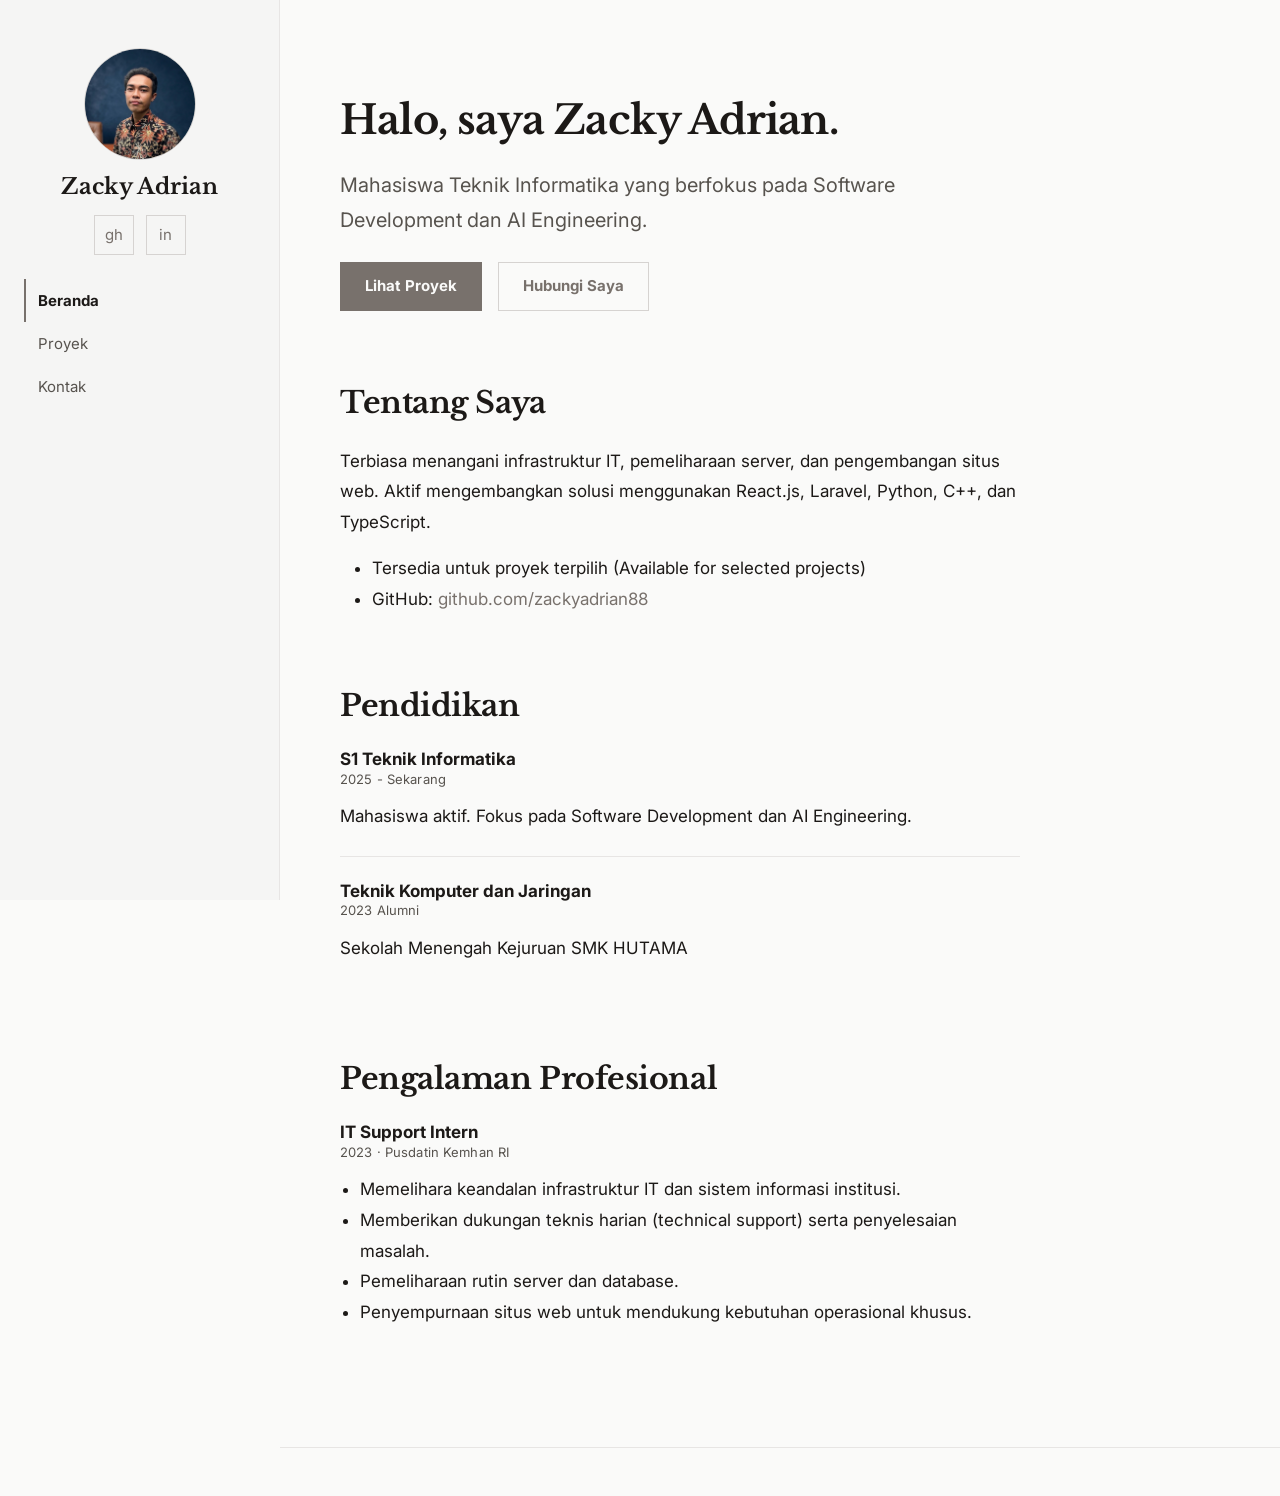
<file: index.html>
<!DOCTYPE html>
<html lang="id">

<head>
    <meta charset="UTF-8">
    <meta name="viewport" content="width=device-width, initial-scale=1.0">
    <title>Zacky Adrian | Beranda</title>

    <link href="https://cdn.jsdelivr.net/npm/bootstrap@5.3.3/dist/css/bootstrap.min.css" rel="stylesheet">

    <link rel="preconnect" href="https://fonts.googleapis.com">
    <link rel="preconnect" href="https://fonts.gstatic.com" crossorigin>
    <link href="https://fonts.googleapis.com/css2?family=Inter:wght@400;700&family=Libre+Baskerville:wght@400;700&display=swap" rel="stylesheet">

    <link rel="stylesheet" href="style.css">
</head>

<body>

    <header id="header">
        <div class="profile">
            <img class="avatar" src="assets/profile.jpg" alt="Foto profil Zacky Adrian">
            <p class="site-name">Zacky Adrian</p>
            <div class="social-links">
                <a href="https://github.com/zackyadrian88" target="_blank" rel="noopener" aria-label="GitHub">gh</a>
                <a href="https://www.linkedin.com/in/zacky-adrian-84123a29b/" target="_blank" rel="noopener"
                    aria-label="LinkedIn">in</a>
            </div>
        </div>

        <nav class="nav-menu" aria-label="Navigasi utama">
            <ul class="nav justify-content-center flex-lg-column">
                <li class="nav-item"><a class="nav-link active" href="index.html" aria-current="page">Beranda</a></li>
                <li class="nav-item"><a class="nav-link" href="portfolio.html">Proyek</a></li>
                <li class="nav-item"><a class="nav-link" href="contact.html">Kontak</a></li>
            </ul>
        </nav>
    </header>

    <main id="main">
        <div class="content">

            <section id="beranda" aria-labelledby="judul-beranda">
                <h1 id="judul-beranda" class="mb-4">Halo, saya Zacky Adrian.</h1>
                <p class="lede mb-4">Mahasiswa Teknik Informatika yang berfokus pada Software Development dan AI
                    Engineering.</p>
                <div class="d-flex flex-wrap gap-3">
                    <a href="portfolio.html" class="btn btn-primary">Lihat Proyek</a>
                    <a href="contact.html" class="btn btn-outline-secondary">Hubungi Saya</a>
                </div>
            </section>

            <section id="tentang" aria-labelledby="judul-tentang">
                <h2 id="judul-tentang">Tentang Saya</h2>
                <p>Terbiasa menangani infrastruktur IT, pemeliharaan server, dan pengembangan situs web. Aktif
                    mengembangkan solusi menggunakan React.js, Laravel, Python, C++, dan TypeScript.</p>
                <ul class="mb-0">
                    <li>Tersedia untuk proyek terpilih (Available for selected projects)</li>
                    <li>GitHub: <a href="https://github.com/zackyadrian88" target="_blank"
                            rel="noopener">github.com/zackyadrian88</a></li>
                </ul>
            </section>

            <section id="pendidikan" aria-labelledby="judul-pendidikan">
                <h2 id="judul-pendidikan">Pendidikan</h2>

                <article class="resume-item">
                    <h4>S1 Teknik Informatika</h4>
                    <p class="meta">2025 - Sekarang</p>
                    <p class="mb-0">Mahasiswa aktif. Fokus pada Software Development dan AI Engineering.</p>
                </article>

                <article class="resume-item">
                    <h4>Teknik Komputer dan Jaringan</h4>
                    <p class="meta">2023 Alumni </p>
                    <p class="mb-0">Sekolah Menengah Kejuruan SMK HUTAMA</p>
                </article>
            </section>

            <section id="pengalaman" aria-labelledby="judul-pengalaman">
                <h2 id="judul-pengalaman">Pengalaman Profesional</h2>

                <article class="resume-item">
                    <h4>IT Support Intern</h4>
                    <p class="meta">2023 &middot; Pusdatin Kemhan RI</p>
                    <ul>
                        <li>Memelihara keandalan infrastruktur IT dan sistem informasi institusi.</li>
                        <li>Memberikan dukungan teknis harian (technical support) serta penyelesaian masalah.</li>
                        <li>Pemeliharaan rutin server dan database.</li>
                        <li>Penyempurnaan situs web untuk mendukung kebutuhan operasional khusus.</li>
                    </ul>
                </article>
            </section>

        </div>
    </main>

    <footer class="site-footer">
        <p class="mb-0">
    </footer>

</body>

</html>
</file>
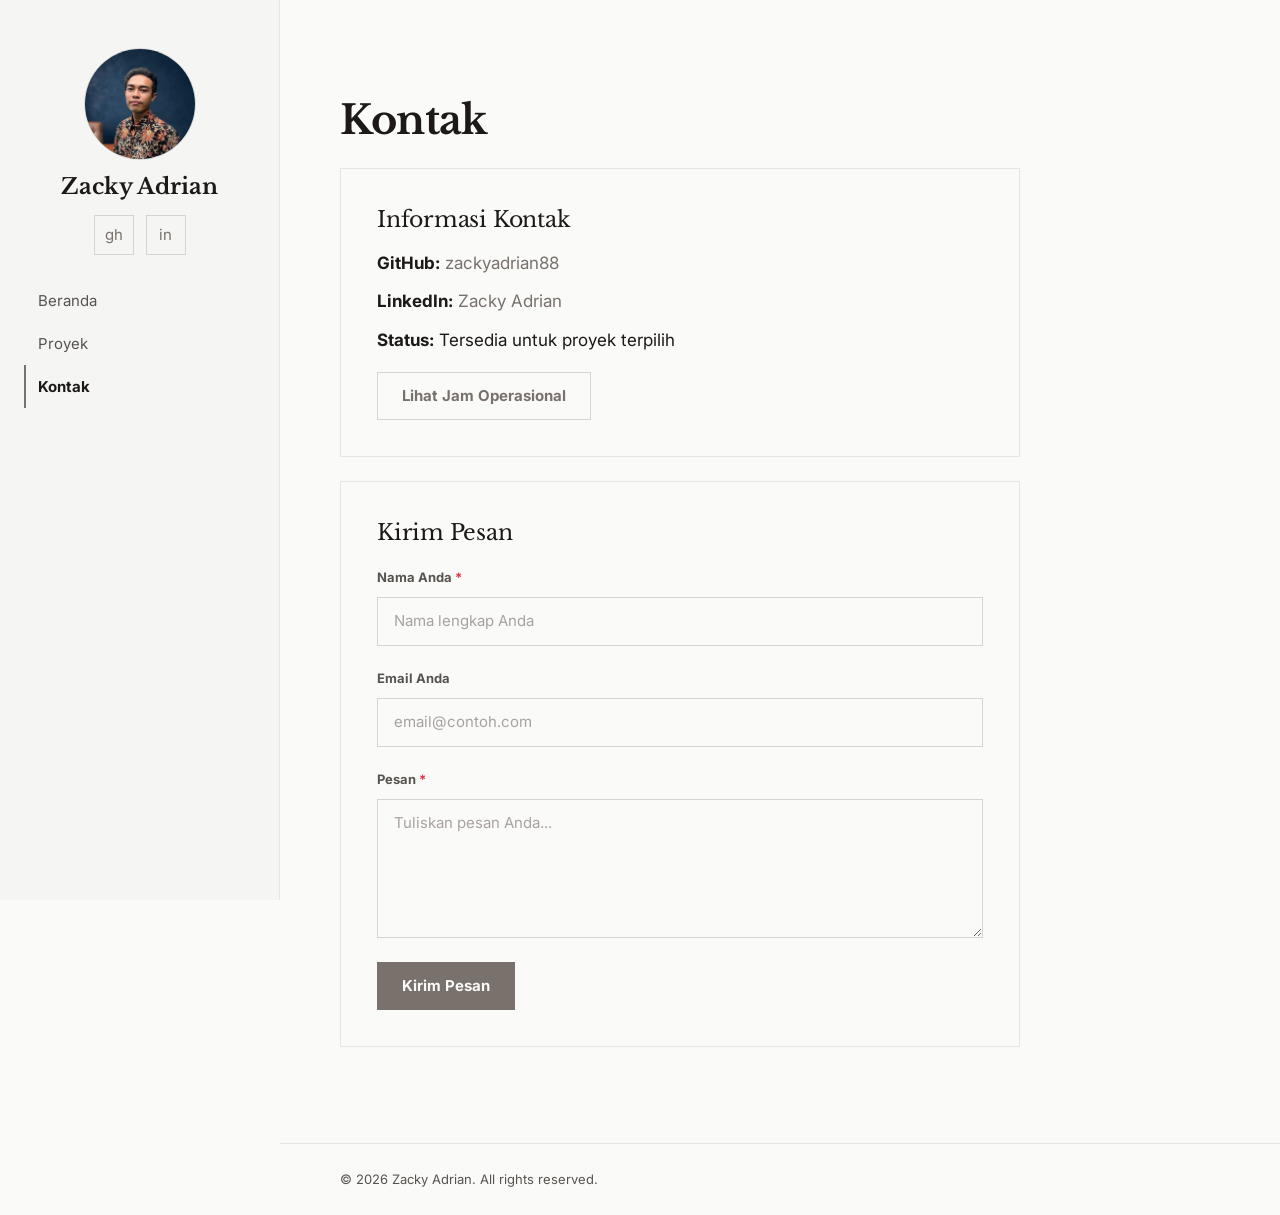
<file: contact.html>
<!DOCTYPE html>
<html lang="id">

<head>
    <meta charset="UTF-8">
    <meta name="viewport" content="width=device-width, initial-scale=1.0">
    <title>Zacky Adrian | Kontak</title>

    <link href="https://cdn.jsdelivr.net/npm/bootstrap@5.3.3/dist/css/bootstrap.min.css" rel="stylesheet">

    <link rel="preconnect" href="https://fonts.googleapis.com">
    <link rel="preconnect" href="https://fonts.gstatic.com" crossorigin>
    <link
        href="https://fonts.googleapis.com/css2?family=Inter:wght@400;700&family=Libre+Baskerville:wght@400;700&display=swap"
        rel="stylesheet">

    <link rel="stylesheet" href="style.css">
</head>

<body>

    <header id="header">
        <div class="profile">
            <img class="avatar" src="assets/profile.jpg" alt="Foto profil Zacky Adrian">
            <p class="site-name">Zacky Adrian</p>
            <div class="social-links">
                <a href="https://github.com/zackyadrian88" target="_blank" rel="noopener" aria-label="GitHub">gh</a>
                <a href="https://www.linkedin.com/in/zacky-adrian-84123a29b/" target="_blank" rel="noopener"
                    aria-label="LinkedIn">in</a>
            </div>
        </div>

        <nav class="nav-menu" aria-label="Navigasi utama">
            <ul class="nav justify-content-center flex-lg-column">
                <li class="nav-item"><a class="nav-link" href="index.html">Beranda</a></li>
                <li class="nav-item"><a class="nav-link" href="portfolio.html">Proyek</a></li>
                <li class="nav-item"><a class="nav-link active" href="contact.html" aria-current="page">Kontak</a></li>
            </ul>
        </nav>
    </header>

    <main id="main">
        <div class="content">

            <section id="kontak" aria-labelledby="judul-kontak">
                <h1 id="judul-kontak" class="mb-4">Kontak</h1>

                <div class="row g-4">

                    <!-- Kartu Informasi Kontak -->
                    <div class="col-12">
                        <article class="card">
                            <div class="card-body">
                                <h3>Informasi Kontak</h3>
                                <ul class="list-unstyled mb-0">
                                    <li class="mb-2"><strong>GitHub:</strong>
                                        <a href="https://github.com/zackyadrian88" target="_blank"
                                            rel="noopener">zackyadrian88</a>
                                    </li>
                                    <li class="mb-2"><strong>LinkedIn:</strong>
                                        <a href="https://www.linkedin.com/in/zacky-adrian-84123a29b/" target="_blank"
                                            rel="noopener">Zacky Adrian</a>
                                    </li>
                                    <li><strong>Status:</strong> Tersedia untuk proyek terpilih</li>
                                </ul>

                                <!-- Tombol & Elemen Toggle Detail (classList.toggle) -->
                                <button type="button" id="toggleDetailBtn"
                                    class="btn btn-outline-secondary btn-sm mt-3">
                                    Lihat Jam Operasional
                                </button>
                                <div id="detailInfo" class="d-none mt-2 alert alert-light border">
                                    <small>🕒 <strong>Jam Respons:</strong> Senin – Jumat, 09:00 - 18:00 WIB</small>
                                </div>
                            </div>
                        </article>
                    </div>

                    <!-- Kartu Form Kirim Pesan -->
                    <div class="col-12">
                        <article class="card">
                            <div class="card-body">
                                <h3>Kirim Pesan</h3>

                                <!-- Alert Pesan Validasi / Status Server -->
                                <div id="formAlert" class="alert d-none" role="alert"></div>

                                <form id="contactForm" novalidate>
                                    <div class="mb-3">
                                        <label for="nama" class="form-label">Nama Anda <span
                                                class="text-danger">*</span></label>
                                        <input type="text" id="nama" name="nama" class="form-control"
                                            placeholder="Nama lengkap Anda">
                                    </div>

                                    <div class="mb-3">
                                        <label for="email" class="form-label">Email Anda</label>
                                        <input type="email" id="email" name="email" class="form-control"
                                            placeholder="email@contoh.com">
                                    </div>

                                    <div class="mb-4">
                                        <label for="pesan" class="form-label">Pesan <span
                                                class="text-danger">*</span></label>
                                        <textarea id="pesan" name="pesan" rows="5" class="form-control"
                                            placeholder="Tuliskan pesan Anda..."></textarea>
                                    </div>

                                    <button type="submit" id="submitBtn" class="btn btn-primary">Kirim Pesan</button>
                                </form>
                            </div>
                        </article>
                    </div>

                </div>
            </section>

        </div>
    </main>

    <footer class="site-footer">
        <p class="mb-0">&copy; 2026 Zacky Adrian. All rights reserved.</p>
    </footer>

    <!-- jQuery -->
    <script src="https://code.jquery.com/jquery-3.7.1.min.js"></script>

    <!-- Custom JavaScript/jQuery -->
    <script src="script.js"></script>
</body>

</html>
</file>
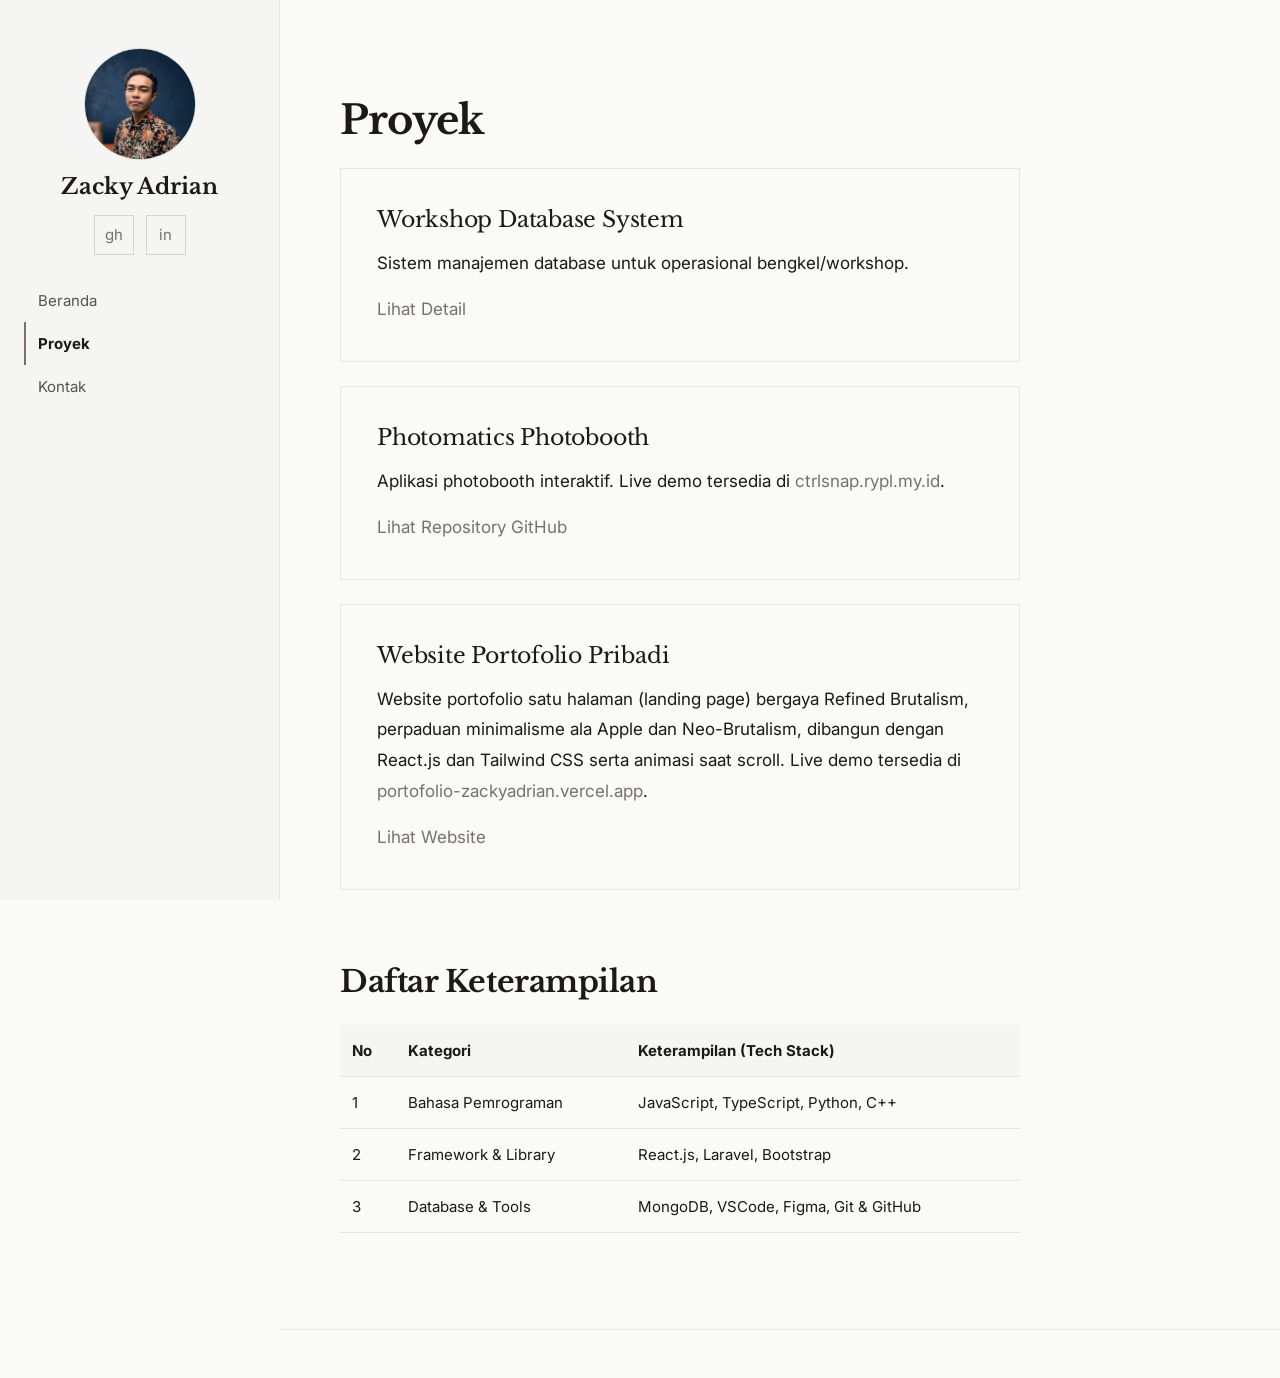
<file: portfolio.html>
<!DOCTYPE html>
<html lang="id">

<head>
    <meta charset="UTF-8">
    <meta name="viewport" content="width=device-width, initial-scale=1.0">
    <title>Zacky Adrian | Proyek</title>

    <link href="https://cdn.jsdelivr.net/npm/bootstrap@5.3.3/dist/css/bootstrap.min.css" rel="stylesheet">

    <link rel="preconnect" href="https://fonts.googleapis.com">
    <link rel="preconnect" href="https://fonts.gstatic.com" crossorigin>
    <link href="https://fonts.googleapis.com/css2?family=Inter:wght@400;700&family=Libre+Baskerville:wght@400;700&display=swap" rel="stylesheet">

    <link rel="stylesheet" href="style.css">
</head>

<body>

    <header id="header">
        <div class="profile">
            <img class="avatar" src="assets/profile.jpg" alt="Foto profil Zacky Adrian">
            <p class="site-name">Zacky Adrian</p>
            <div class="social-links">
                <a href="https://github.com/zackyadrian88" target="_blank" rel="noopener" aria-label="GitHub">gh</a>
                <a href="https://www.linkedin.com/in/zacky-adrian-84123a29b/" target="_blank" rel="noopener"
                    aria-label="LinkedIn">in</a>
            </div>
        </div>

        <nav class="nav-menu" aria-label="Navigasi utama">
            <ul class="nav justify-content-center flex-lg-column">
                <li class="nav-item"><a class="nav-link" href="index.html">Beranda</a></li>
                <li class="nav-item"><a class="nav-link active" href="portfolio.html" aria-current="page">Proyek</a></li>
                <li class="nav-item"><a class="nav-link" href="contact.html">Kontak</a></li>
            </ul>
        </nav>
    </header>

    <main id="main">
        <div class="content">


<section id="proyek" aria-labelledby="judul-proyek">
    <h1 id="judul-proyek" class="mb-4">Proyek</h1>

    <div class="row g-4">
        <div class="col-12">
            <article class="card">
                <div class="card-body">
                    <h3>Workshop Database System</h3>
                    <p>Sistem manajemen database untuk operasional bengkel/workshop.</p>
                    <a href="https://github.com/zackyadrian88/Database-Bengkel" target="_blank"
                        rel="noopener">Lihat Detail</a>
                </div>
            </article>
        </div>

        <div class="col-12">
            <article class="card">
                <div class="card-body">
                    <h3>Photomatics Photobooth</h3>
                    <p>Aplikasi photobooth interaktif. Live demo tersedia di
                        <a href="https://ctrlsnap.rypl.my.id" target="_blank"
                            rel="noopener">ctrlsnap.rypl.my.id</a>.</p>
                    <a href="https://github.com/zackyadrian88/Photomatics-Photobooth" target="_blank"
                        rel="noopener">Lihat Repository GitHub</a>
                </div>
            </article>
        </div>

 <div class="col-12">
    <article class="card">
        <div class="card-body">
            <h3>Website Portofolio Pribadi</h3>
            <p>Website portofolio satu halaman (landing page) bergaya Refined Brutalism, perpaduan
                minimalisme ala Apple dan Neo-Brutalism, dibangun dengan React.js dan Tailwind CSS
                serta animasi saat scroll. Live demo tersedia di
                <a href="https://portofolio-zackyadrian.vercel.app/" target="_blank"
                    rel="noopener">portofolio-zackyadrian.vercel.app</a>.</p>
            <a href="https://portofolio-zackyadrian.vercel.app/" target="_blank"
                rel="noopener">Lihat Website</a>
        </div>
    </article>
</div>

</section>

            <section id="keterampilan" aria-labelledby="judul-keterampilan">
                <h2 id="judul-keterampilan">Daftar Keterampilan</h2>

                <div class="table-responsive">
                    <table class="table">
                        <thead>
                            <tr>
                                <th scope="col">No</th>
                                <th scope="col">Kategori</th>
                                <th scope="col">Keterampilan (Tech Stack)</th>
                            </tr>
                        </thead>
                        <tbody>
                            <tr>
                                <td>1</td>
                                <td>Bahasa Pemrograman</td>
                                <td>JavaScript, TypeScript, Python, C++</td>
                            </tr>
                            <tr>
                                <td>2</td>
                                <td>Framework &amp; Library</td>
                                <td>React.js, Laravel, Bootstrap</td>
                            </tr>
                            <tr>
                                <td>3</td>
                                <td>Database &amp; Tools</td>
                                <td>MongoDB, VSCode, Figma, Git &amp; GitHub</td>
                            </tr>
                        </tbody>
                    </table>
                </div>
            </section>

        </div>
    </main>

    <footer class="site-footer">
        <p class="mb-0">
    </footer>

</body>

</html>
</file>
<file: style.css>
:root {
    /* Warna */
    --bg: #FAFAF9;
    --surface: #F5F5F4;
    --surface-raised: #EFEDEB;
    --text: #1C1917;
    --text-2: #57534E;
    --text-3: #A8A29E;
    --stone: #78716C;
    --stone-dark: #57534E;
    --stone-darker: #44403C;
    --border-subtle: #E7E5E4;
    --border-medium: #D6D3D1;
    --focus-ring: 0 0 0 2px #FAFAF9, 0 0 0 4px #78716C;

    --font-display: "Libre Baskerville", Georgia, "Times New Roman", serif;
    --font-ui: "Inter", -apple-system, "Segoe UI", Helvetica, sans-serif;

    --sidebar-w: 280px;

    --bs-body-bg: var(--bg);
    --bs-body-color: var(--text);
    --bs-body-font-family: var(--font-ui);
    --bs-border-color: var(--border-subtle);
    --bs-border-radius: 0;
    --bs-border-radius-sm: 0;
    --bs-border-radius-lg: 0;
    --bs-border-radius-xl: 0;
    --bs-border-radius-pill: 0;
}

body {
    background-color: var(--bg);
    color: var(--text);
    font-family: var(--font-ui);
    font-size: 17px;
    line-height: 1.8;
}

h1, h2, h3 {
    font-family: var(--font-display);
    color: var(--text);
}

h1 {
    font-size: 40px;
    font-weight: 700;
    line-height: 1.2;
    letter-spacing: -0.02em;
}

h2 {
    font-size: 30px;
    font-weight: 700;
    line-height: 1.3;
    letter-spacing: -0.015em;
    margin-bottom: 24px;
}

h3 {
    font-size: 22px;
    font-weight: 400;
    line-height: 1.4;
    letter-spacing: -0.01em;
    margin-bottom: 12px;
}

h4 {
    font-family: var(--font-ui);
    font-size: 17px;
    font-weight: 700;
    margin-bottom: 0;
}

a {
    color: var(--stone);
    text-decoration: none;
}

a:hover {
    color: var(--stone-dark);
    text-decoration: underline;
}

:focus-visible {
    outline: none;
    box-shadow: var(--focus-ring);
}

*,
*::before,
*::after {
    box-shadow: none;
}

*:focus-visible {
    box-shadow: var(--focus-ring);
}

#header {
    background: var(--surface);
    border-bottom: 1px solid var(--border-subtle);
    padding: 24px;
}

.avatar {
    display: block;
    width: 112px;
    height: 112px;
    margin: 0 auto 12px;
    border-radius: 9999px;
    border: 1px solid var(--border-medium);
    object-fit: cover;
    background: var(--surface-raised);
}

.site-name {
    font-family: var(--font-display);
    font-size: 22px;
    font-weight: 700;
    line-height: 1.4;
    text-align: center;
    margin: 0;
}

.social-links {
    display: flex;
    justify-content: center;
    gap: 12px;
    margin-top: 12px;
}

.social-links a {
    display: inline-block;
    width: 40px;
    height: 40px;
    line-height: 38px;
    text-align: center;
    font-size: 15px;
    color: var(--stone);
    background: transparent;
    border: 1px solid var(--border-medium);
}

.social-links a:hover {
    background: var(--surface-raised);
    text-decoration: none;
}

.nav-menu {
    margin-top: 24px;
}

.nav-menu .nav-link {
    color: var(--text-2);
    padding: 8px 12px;
    font-size: 15px;
    border-bottom: 2px solid transparent;
    border-radius: 0;
}

.nav-menu .nav-link:hover {
    color: var(--text);
    background: var(--surface-raised);
    text-decoration: none;
}

.nav-menu .nav-link.active {
    color: var(--text);
    font-weight: 700;
    border-bottom-color: var(--stone);
}

#main {
    padding: 48px 24px 24px;
}

.content {
    max-width: 680px;
}

.content > section {
    margin-bottom: 72px;
}

.lede {
    font-size: 20px;
    line-height: 1.75;
    color: var(--text-2);
}

.meta {
    font-size: 13px;
    line-height: 1.5;
    letter-spacing: 0.01em;
    color: var(--text-2);
    margin-bottom: 12px;
}

.resume-item {
    padding: 0 0 24px 0;
    margin-bottom: 24px;
    border-bottom: 1px solid var(--border-subtle);
}

.resume-item:last-child {
    border-bottom: 0;
}

.resume-item ul {
    padding-left: 20px;
    margin-bottom: 0;
}

.card {
    background: var(--bg);
    border: 1px solid var(--border-subtle);
    border-radius: 0;
}

.card:hover {
    border-color: var(--border-medium);
}

.card-body {
    padding: 24px;
}

.card p:last-child {
    margin-bottom: 0;
}

.btn {
    border-radius: 0;
    padding: 12px 24px;
    font-family: var(--font-ui);
    font-size: 15px;
    font-weight: 700;
    --bs-btn-focus-box-shadow: var(--focus-ring);
}

.btn-primary {
    --bs-btn-color: #FAFAF9;
    --bs-btn-bg: #78716C;
    --bs-btn-border-color: #78716C;
    --bs-btn-hover-color: #FAFAF9;
    --bs-btn-hover-bg: #57534E;
    --bs-btn-hover-border-color: #57534E;
    --bs-btn-active-color: #FAFAF9;
    --bs-btn-active-bg: #44403C;
    --bs-btn-active-border-color: #44403C;
}

.btn-outline-secondary {
    --bs-btn-color: #78716C;
    --bs-btn-bg: transparent;
    --bs-btn-border-color: #D6D3D1;
    --bs-btn-hover-color: #78716C;
    --bs-btn-hover-bg: #F5F5F4;
    --bs-btn-hover-border-color: #D6D3D1;
    --bs-btn-active-color: #78716C;
    --bs-btn-active-bg: #E7E5E4;
    --bs-btn-active-border-color: #D6D3D1;
}

.form-label {
    font-size: 13px;
    font-weight: 700;
    color: var(--text-2);
    margin-bottom: 8px;
}

.form-control {
    background-color: var(--bg);
    border: 1px solid var(--border-medium);
    border-radius: 0;
    padding: 12px 16px;
    min-height: 48px;
    font-size: 15px;
    color: var(--text);
}

.form-control::placeholder {
    color: var(--text-3);
}

.form-control:focus {
    background-color: var(--bg);
    border-color: var(--stone);
    box-shadow: var(--focus-ring);
}

.table {
    --bs-table-bg: transparent;
    --bs-table-color: var(--text);
    --bs-table-border-color: var(--border-subtle);
    font-size: 15px;
    margin-bottom: 0;
}

.table th {
    background-color: var(--surface);
    font-weight: 700;
}

.table th,
.table td {
    padding: 12px;
}

.site-footer {
    border-top: 1px solid var(--border-subtle);
    padding: 24px;
    font-size: 13px;
    color: var(--text-2);
}

@media (min-width: 992px) {
    #header {
        position: fixed;
        top: 0;
        bottom: 0;
        left: 0;
        width: var(--sidebar-w);
        overflow-y: auto;
        border-bottom: 0;
        border-right: 1px solid var(--border-subtle);
        padding: 48px 24px;
    }

    .nav-menu .nav-link {
        border-bottom: 0;
        border-left: 2px solid transparent;
    }

    .nav-menu .nav-link.active {
        border-left-color: var(--stone);
    }

    #main {
        margin-left: var(--sidebar-w);
        padding: 96px 60px 24px;
    }

    .site-footer {
        margin-left: var(--sidebar-w);
        padding: 24px 60px;
    }

    .card-body {
        padding: 36px;
    }
}

@media (max-width: 575.98px) {
    h1 { font-size: 30px; }
    h2 { font-size: 24px; }
    .lede { font-size: 18px; }
    .content > section { margin-bottom: 60px; }
}

@media (prefers-reduced-motion: reduce) {
    * { transition: none !important; }
}
</file>
